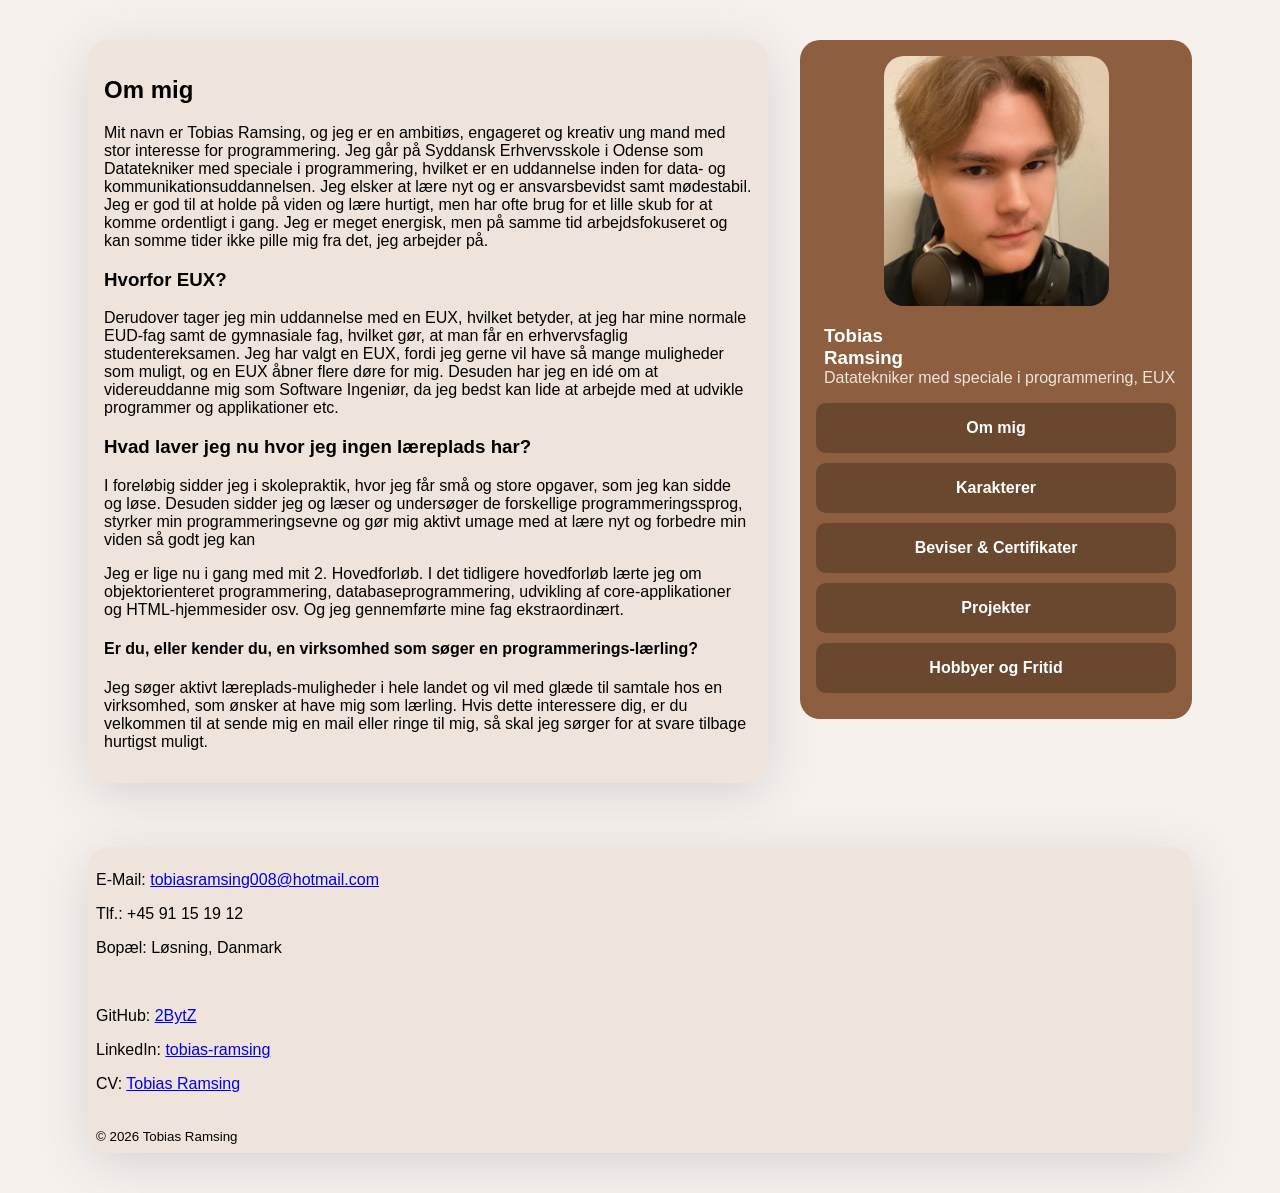
<file: about.html>
<!DOCTYPE html>

<html lang="da">
    <head>
        <title>Tobias Ramsing | CV & Portfolio</title>
        <meta charset="UTF-8">
        <meta name="description" content="Tobias Ramsing's CV og portfolio hjemmeside">
        <meta name="author" content="Tobias R.">
        <link rel="stylesheet" href="style.css">
    </head>
    <body>
        <div class="container">
            <main class="content">
                <div class="main-text-container">
                    <h2>Om mig</h2>
                    <p>Mit navn er Tobias Ramsing, og jeg er en ambitiøs, engageret og kreativ ung mand med stor interesse for programmering. Jeg går på Syddansk Erhvervsskole i Odense som Datatekniker med speciale i programmering, hvilket er en uddannelse inden for data- og kommunikationsuddannelsen. Jeg elsker at lære nyt og er ansvarsbevidst samt mødestabil. Jeg er god til at holde på viden og lære hurtigt, men har ofte brug for et lille skub for at komme ordentligt i gang. Jeg er meget energisk, men på samme tid arbejdsfokuseret og kan somme tider ikke pille mig fra det, jeg arbejder på.</p>
                    <h3>Hvorfor EUX?</h3>
                    <p>Derudover tager jeg min uddannelse med en EUX, hvilket betyder, at jeg har mine normale EUD-fag samt de gymnasiale fag, hvilket gør, at man får en erhvervsfaglig studentereksamen. Jeg har valgt en EUX, fordi jeg gerne vil have så mange muligheder som muligt, og en EUX åbner flere døre for mig. Desuden har jeg en idé om at videreuddanne mig som Software Ingeniør, da jeg bedst kan lide at arbejde med at udvikle programmer og applikationer etc.</p>
                    <h3>Hvad laver jeg nu hvor jeg ingen læreplads har?</h3>
                    <p>I foreløbig sidder jeg i skolepraktik, hvor jeg får små og store opgaver, som jeg kan sidde og løse. Desuden sidder jeg og læser og undersøger de forskellige programmeringssprog, styrker min programmeringsevne og gør mig aktivt umage med at lære nyt og forbedre min viden så godt jeg kan</p>
                    <p>Jeg er lige nu i gang med mit 2. Hovedforløb. I det tidligere hovedforløb lærte jeg om objektorienteret programmering, databaseprogrammering, udvikling af core-applikationer og HTML-hjemmesider osv. Og jeg gennemførte mine fag ekstraordinært.</p>
                    <h4>Er du, eller kender du, en virksomhed som søger en programmerings-lærling?</h4>
                    <p>Jeg søger aktivt læreplads-muligheder i hele landet og vil med glæde til samtale hos en virksomhed, som ønsker at have mig som lærling. Hvis dette interessere dig, er du velkommen til at sende mig en mail eller ringe til mig, så skal jeg sørger for at svare tilbage hurtigst muligt.</p>
                </div>
            </main>
            <aside class="sidebar">
                <section class="sidebar-top">
                    <div class="profile-image">
                        <img src="media/Navneskilt_selfie.jpg" alt="Tobias Ramsing selfie">
                    </div>
                    <div class="profile">
                        <h1>Tobias<br>Ramsing</h1>
                        <p class="subtitle">Datatekniker med speciale i programmering, EUX</p>
                    </div>
                </section>
                <section class="sidebar-nav">
                    <div class="sidenav">
                        <a href="/about.html" class="navbtn">Om mig</a>
                        <button popovertarget="dropdown" class="dropdown-btn navbtn">Karakterer
                            <i class="fa fa-caret-down"></i>
                        </button>
                        <div popover id="dropdown" class="dropdown-container">
                            <div class="dropdown-popover">
                                <a target="_blank" href="docs/Skolevejledning_1 hovedorløb eux.pdf">Hovedforløb 1.</a>
                            </div>
                        </div>
                        <a href="/certifications.html" class="navbtn">Beviser & Certifikater</a>
                        <a href="/projects.html" class="navbtn">Projekter</a>
                        <a href="/hobbies.html" class="navbtn">Hobbyer og Fritid</a>
                    </div>
                </section>
            </aside>
        </div>
    </body>
    <footer>
        <div class="footer-container">
            <main class="content">
                <p>E-Mail: <a href="mailto:tobiasramsing008@hotmail.com">tobiasramsing008@hotmail.com</a></p>
                <p>Tlf.: +45 91 15 19 12</p>
                <p>Bopæl: Løsning, Danmark</p>
                <br>
                <p>GitHub: <a href="https://github.com/2BytZ">2BytZ</a></p>
                <p>LinkedIn: <a href="www.linkedin.com/in/tobias-ramsing">tobias-ramsing</a></p>
                <p>CV: <a target="_blank" href="docs/CV - Tobias Ramsing.pdf">Tobias Ramsing</a></p>
                <br>
                <small>© 2026 Tobias Ramsing</small>
            </main>
        </div>
    </footer>
</html>
</file>
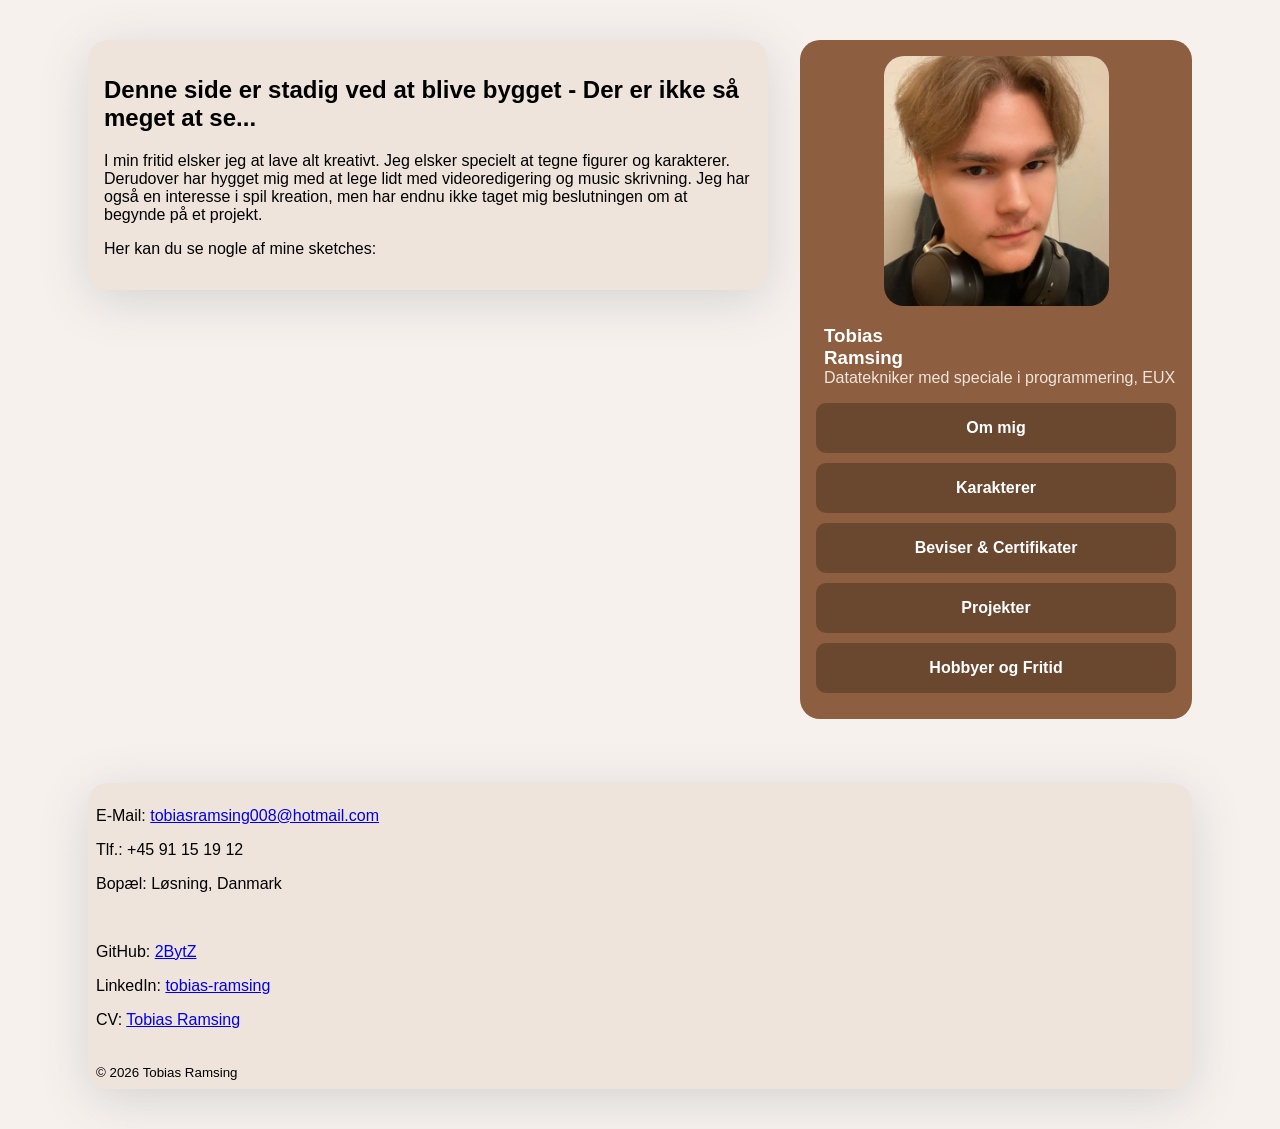
<file: hobbies.html>
<!DOCTYPE html>

<html lang="da">
    <head>
        <title>Tobias Ramsing | CV & Portfolio</title>
        <meta charset="UTF-8">
        <meta name="description" content="Tobias Ramsing's CV og portfolio hjemmeside">
        <meta name="author" content="Tobias R.">
        <link rel="stylesheet" href="style.css">
    </head>
    <body>
        <div class="container">
            <main class="content">
                <div class="main-text-container">
                    <h2>Denne side er stadig ved at blive bygget - Der er ikke så meget at se...</h2>
                    <p>I min fritid elsker jeg at lave alt kreativt. Jeg elsker specielt at tegne figurer og karakterer. Derudover har hygget mig med at lege lidt med videoredigering og music skrivning. Jeg har også en interesse i spil kreation, men har endnu ikke taget mig beslutningen om at begynde på et projekt.</p>
                    <p>Her kan du se nogle af mine sketches:</p>
                </div>
            </main>
            <aside class="sidebar">
                <section class="sidebar-top">
                    <div class="profile-image">
                        <img src="media/Navneskilt_selfie.jpg" alt="Tobias Ramsing selfie">
                    </div>
                    <div class="profile">
                        <h1>Tobias<br>Ramsing</h1>
                        <p class="subtitle">Datatekniker med speciale i programmering, EUX</p>
                    </div>
                </section>
                <section class="sidebar-nav">
                    <div class="sidenav">
                        <a href="/about.html" class="navbtn">Om mig</a>
                        <button popovertarget="dropdown" class="dropdown-btn navbtn">Karakterer
                            <i class="fa fa-caret-down"></i>
                        </button>
                        <div popover id="dropdown" class="dropdown-container">
                            <div class="dropdown-popover">
                                <a target="_blank" href="docs/Skolevejledning_1 hovedorløb eux.pdf">Hovedforløb 1.</a>
                            </div>
                        </div>
                        <a href="/certifications.html" class="navbtn">Beviser & Certifikater</a>
                        <a href="/projects.html" class="navbtn">Projekter</a>
                        <a href="/hobbies.html" class="navbtn">Hobbyer og Fritid</a>
                    </div>
                </section>
            </aside>
        </div>
    </body>
    <footer>
        <div class="footer-container">
            <main class="content">
                <p>E-Mail: <a href="mailto:tobiasramsing008@hotmail.com">tobiasramsing008@hotmail.com</a></p>
                <p>Tlf.: +45 91 15 19 12</p>
                <p>Bopæl: Løsning, Danmark</p>
                <br>
                <p>GitHub: <a href="https://github.com/2BytZ">2BytZ</a></p>
                <p>LinkedIn: <a href="www.linkedin.com/in/tobias-ramsing">tobias-ramsing</a></p>
                <p>CV: <a target="_blank" href="docs/CV - Tobias Ramsing.pdf">Tobias Ramsing</a></p>
                <br>
                <small>© 2026 Tobias Ramsing</small>
            </main>
        </div>
    </footer>
</html>
</file>
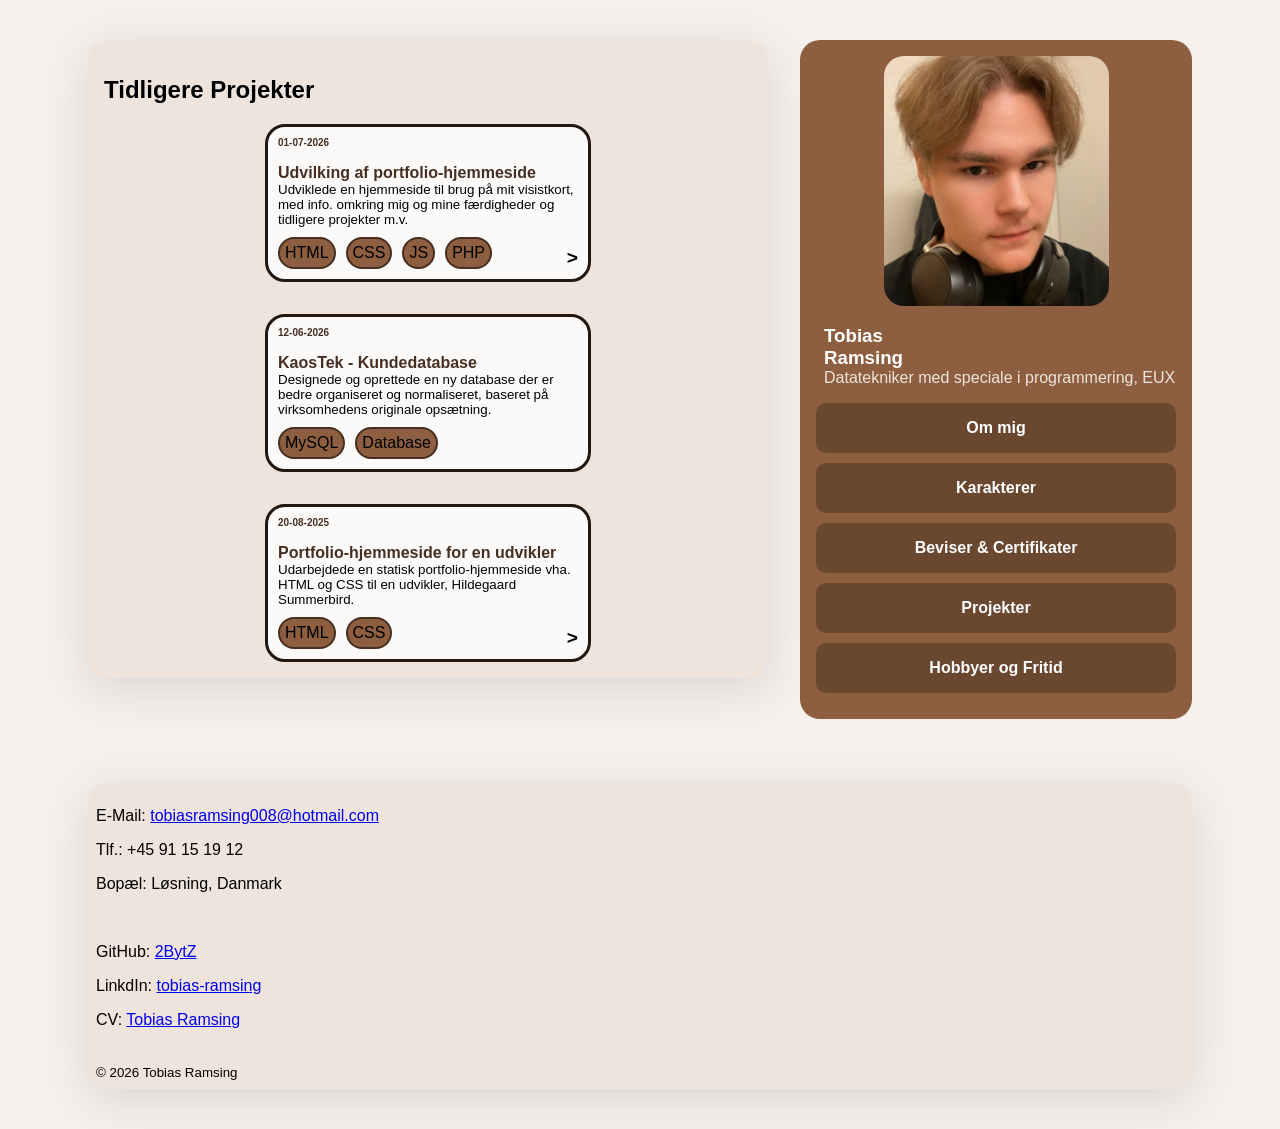
<file: projects.html>
<!DOCTYPE html>

<html lang="da">
<head>
    <title>Tobias Ramsing | CV & Portfolio</title>
    <meta charset="UTF-8">
    <meta name="description" content="Tobias Ramsing's CV og portfolio hjemmeside">
    <meta name="author" content="Tobias R.">
    <link rel="stylesheet" href="style.css">
</head>
    <body>
        <div class="container">
            <main class="content">
                <div class="main-text-container">
                    <h2>Tidligere Projekter</h2>
                    <div class="projects_container">
                        
                        <div id="portfolio" class="project clickable" onclick="redirectToGitHub('portfolio')">
                            <p class="project-date">01-07-2026</p>
                            <p>Udvilking af portfolio-hjemmeside</p>
                            <small>Udviklede en hjemmeside til brug på mit visistkort, med info. omkring mig og mine færdigheder og tidligere projekter m.v.</small>
                            <div class="teknologier">
                                <li>HTML</li>
                                <li>CSS</li>
                                <li>JS</li>
                                <li>PHP</li>
                            </div>
                            <span>></span>
                        </div>
                        <div class="project">
                            <p class="project-date">12-06-2026</p>
                            <p>KaosTek - Kundedatabase</p>
                            <small>Designede og oprettede en ny database der er bedre organiseret og normaliseret, baseret på virksomhedens originale opsætning.</small>
                            <div class="teknologier">
                                <li>MySQL</li>
                                <li>Database</li>
                            </div>
                        </div>
                        <div id="summerbird" class="project clickable" onclick="redirectToGitHub('summerbird')">
                            <p class="project-date">20-08-2025</p>
                            <p>Portfolio-hjemmeside for en udvikler</p>
                            <small>Udarbejdede en statisk portfolio-hjemmeside vha. HTML og CSS til en udvikler, Hildegaard Summerbird.</small>
                            <div class="teknologier">
                                <li>HTML</li>
                                <li>CSS</li>
                            </div>
                            <span>></span>
                        </div>
                        <script src="scripts.js"></script>
                    </div>
                </div>
            </main>
            <aside class="sidebar">
                <section class="sidebar-top">
                    <div class="profile-image">
                        <img src="media/Navneskilt_selfie.jpg" alt="Tobias Ramsing selfie">
                    </div>
                    <div class="profile">
                        <h1>Tobias<br>Ramsing</h1>
                        <p class="subtitle">Datatekniker med speciale i programmering, EUX</p>
                    </div>
                </section>
                <section class="sidebar-nav">
                    <div class="sidenav">
                        <a href="/about.html" class="navbtn">Om mig</a>
                        <button popovertarget="dropdown" class="dropdown-btn navbtn">Karakterer
                            <i class="fa fa-caret-down"></i>
                        </button>
                        <div popover id="dropdown" class="dropdown-container">
                            <div class="dropdown-popover">
                                <a href="docs/Skolevejledning_1 hovedorløb eux.pdf">Hovedforløb 1.</a>
                            </div>
                        </div>
                        <a href="/certifications.html" class="navbtn">Beviser & Certifikater</a>
                        <a href="/projects.html" class="navbtn">Projekter</a>
                        <a href="/hobbies.html" class="navbtn">Hobbyer og Fritid</a>
                    </div>
                </section>
            </aside>
        </div>
    </body>
    <footer>
        <div class="footer-container">
            <main class="content">
                <p>E-Mail: <a href="mailto:tobiasramsing008@hotmail.com">tobiasramsing008@hotmail.com</a></p>
                <p>Tlf.: +45 91 15 19 12</p>
                <p>Bopæl: Løsning, Danmark</p>
                <br>
                <p>GitHub: <a href="https://github.com/2BytZ">2BytZ</a></p>
                <p>LinkdIn: <a href="www.linkedin.com/in/tobias-ramsing">tobias-ramsing</a></p>
                <p>CV: <a target="_balnk" href="docs/CV - Tobias Ramsing.pdf">Tobias Ramsing</a></p>
                <br>
                <small>© 2026 Tobias Ramsing</small>
            </main>
        </div>
    </footer>
</html>
</file>
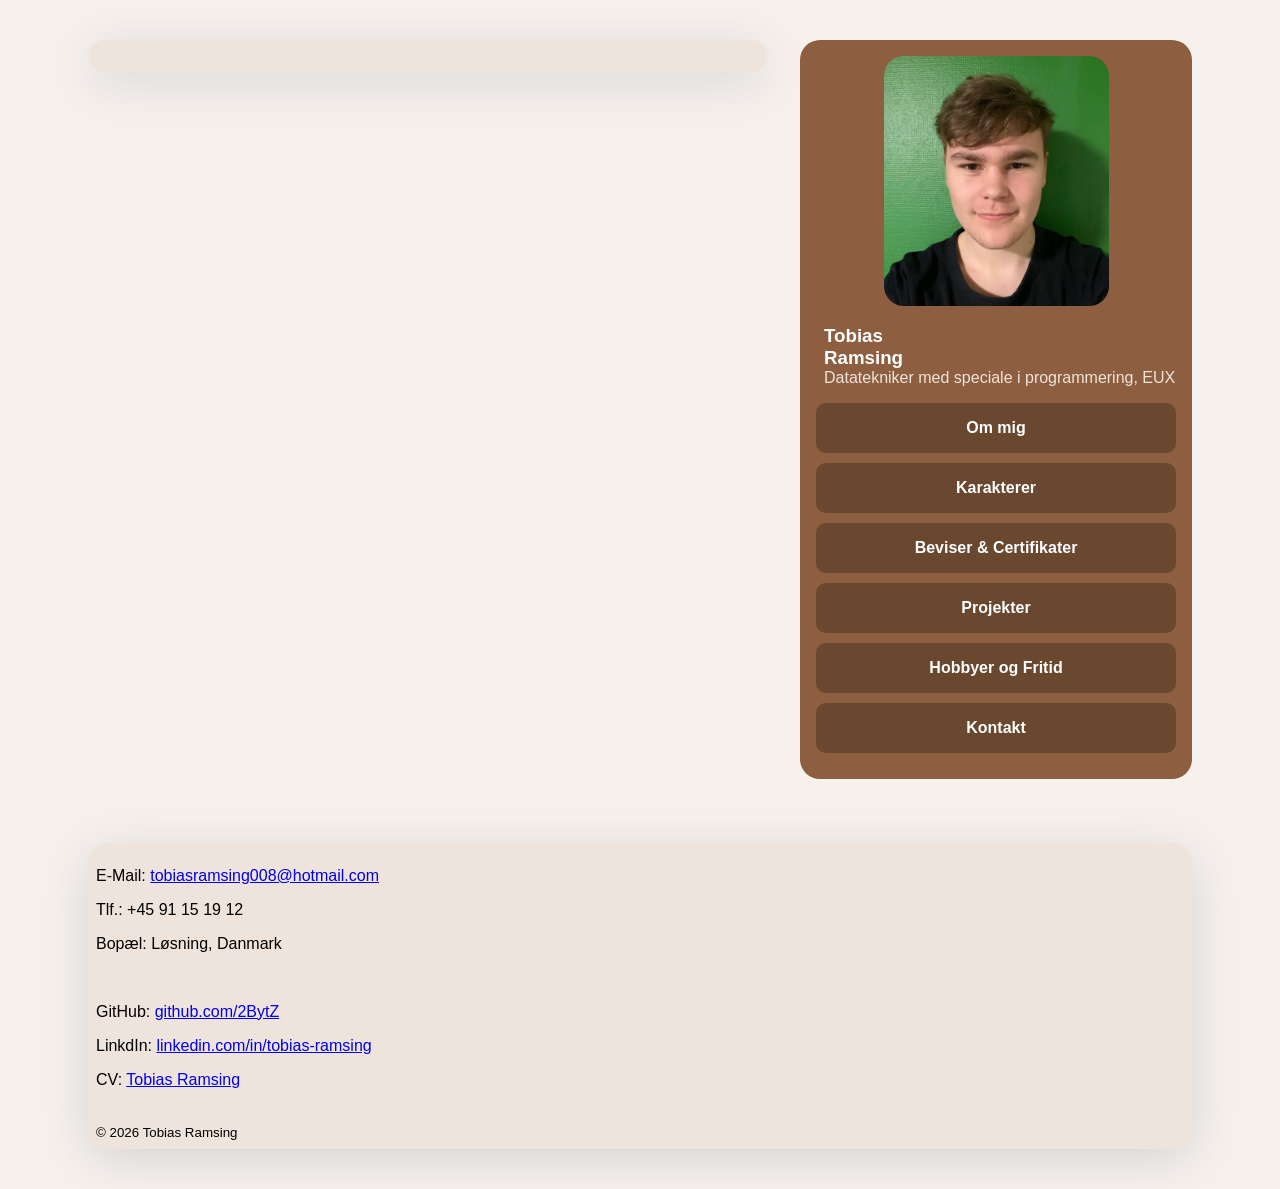
<file: welcome.html>
<!DOCTYPE html>

<html lang="da">
<head>
    <title>Tobias Ramsing | CV & Portfolio</title>
    <meta charset="UTF-8">
    <meta name="description" content="Tobias Ramsing's CV og portfolio hjemmeside">
    <meta name="author" content="Tobias R.">
    <link rel="stylesheet" href="style.css">
</head>
    <body>
        <div class="container">
            <main class="content">
                <div class="main-text-container">
                    
                </div>
            </main>
            <aside class="sidebar">
                <section class="sidebar-top">
                    <div class="profile-image">
                        <img src="media/Selfie.jpg" alt="Tobias Ramsing selfie">
                    </div>
                    <div class="profile">
                        <h1>Tobias<br>Ramsing</h1>
                        <p class="subtitle">Datatekniker med speciale i programmering, EUX</p>
                    </div>
                </section>
                <section class="sidebar-nav">
                    <div class="sidenav">
                        <a href="/about.html" class="navbtn">Om mig</a>
                        <button popovertarget="dropdown" class="dropdown-btn navbtn">Karakterer
                            <i class="fa fa-caret-down"></i>
                        </button>
                        <div popover id="dropdown" class="dropdown-container">
                            <div class="dropdown-popover">
                                <a href="/grades-h1.html">Hovedforløb 1.</a>
                            </div>
                        </div>
                        <a href="/certifications.html" class="navbtn">Beviser & Certifikater</a>
                        <a href="/projects.html" class="navbtn">Projekter</a>
                        <a href="/hobbies.html" class="navbtn">Hobbyer og Fritid</a>
                        <a href="/contact.html" class="navbtn">Kontakt</a>
                    </div>
                </section>
            </aside>
        </div>
    </body>
    <footer>
        <div class="footer-container">
            <main class="content">
                <p>E-Mail: <a href="mailto:tobiasramsing008@hotmail.com">tobiasramsing008@hotmail.com</a></p>
                <p>Tlf.: +45 91 15 19 12</p>
                <p>Bopæl: Løsning, Danmark</p>
                <br>
                <p>GitHub: <a href="https://github.com/2BytZ">github.com/2BytZ</a></p>
                <p>LinkdIn: <a href="www.linkedin.com/in/tobias-ramsing">linkedin.com/in/tobias-ramsing</a></p>
                <p>CV: <a target="_balnk" href="docs/CV - Tobias Ramsing.pdf">Tobias Ramsing</a></p>
                <br>
                <small>© 2026 Tobias Ramsing</small>
            </main>
        </div>
    </footer>
</html>
</file>
<file: style.css>
:root {
    font-family: 'Segoe UI', Tahoma, Geneva, Verdana, sans-serif;
    --color-font-primary-light: #ffffff;
    --color-font-primary-dark: #000000;
    --color-background-primary-light: #f7f1ed;
    --color-background-primary-dark: #19100b;
    --color-content-background-light: #efe4dc;
    --color-content-background-dark: #231810;
    --color-sidebar-background-primary: #8d5e3f;
    --color-sidebar-background-secondary: #6a472f;
    --color-sidebar-dropdown: #462F20;
    --coffee-bean: #7f5539ff;
    --camel: #a68a64ff;
    --almond-cream: #ede0d4ff;
    --dusty-olive: #656d4aff;
    --ebony: #414833ff;
}

/* ===== Layout ===== */
body {
    background-color: var(--color-background-primary-light);
}

.container {
    display: flex;
    gap: 2rem;
    padding: 2rem 5rem;
}

/* ===== Main Content ===== */
main {
    background-color: var(--color-content-background-light);
    border-radius: 20px;
}

.content {
    flex: 1;
    height: fit-content;
    padding: 0.5rem;
    box-shadow: 0px 10px 50px lightgrey;
}

.main-text-container {
    padding: 0.5rem;
}

.projects_container {
    display: flex;
    justify-content: center;
    flex-direction: row;
    flex-wrap: wrap;
    gap: 2rem;
}

.project-date {
    font-size: x-small;
    margin: 0;
}

.project {
    border: 3px solid var(--color-content-background-dark);
    border-radius: 20px;
    padding: 10px;
    width: 300px;
    height: fit-content;
    background-color: rgba(255, 255, 255, 0.836);
    position: relative;
    display: flex;
    flex-direction: column;
}
.clickable {
    cursor: pointer;
}


.project p {
    color: var(--color-sidebar-dropdown);
    font-weight:700;
    margin-bottom: 0;
}
.project small {
    margin-top: 0;
}

.project > span {
    position: absolute;
    bottom: 10px;
    right: 10px;
    font-weight: bold;
    font-size: 1.2rem;
}

.teknologier{
    margin-top: 10px;
    display: flex;
    flex-direction: row;
    gap: 10px;
}

.teknologier > li {
    list-style: none;
    border-radius: 20px;
    border: 2px solid var(--color-sidebar-dropdown);
    background-color: var(--color-sidebar-background-primary);
    width: fit-content;
    padding: 5px;
}

/* ===== Sidebar ===== */
aside {
    background-color: var(--color-sidebar-background-primary);
    color: var(--color-font-primary-light);
}

.sidebar {
    display: grid;
    width: 40dvh;
    height: fit-content;
    padding: 1rem;
    border-radius: 20px;
}

.sidebar-top {
    display: flex;
    flex-direction: column;
}

.profile {
    padding-left: 0.5rem;
}

.profile h1 {
    margin-bottom: 0;
}

.profile .subtitle {
    margin-top: 0;
}

.subtitle {
    color: var(--color-content-background-light);
}

/* ===== Profile Image ===== */
.profile-image {
    width: 225px;
    height: 250px;
    background-color: var(--color-background-primary-light);
    /*border: 2px dashed black;*/
    border-radius: 20px;
    text-align: center;
    align-self: center;
    justify-self: center;
    overflow: hidden;
}
.profile-image img {
    width: 100%;
    height: 100%;
    object-fit: cover;
    display: block;
}
/* ===== Navigation ===== */
.sidebar-nav .sidenav {
    display: grid;
}

.navbtn {
    text-align: center;
    padding: 1rem;
    background-color: var(--color-sidebar-background-secondary);
    color: var(--color-font-primary-light);
    text-decoration: none;
    border-radius: 10px;
    margin-bottom: 10px;
    font-weight: 600;
    border: none;
    cursor: pointer;
}

.navbtn:hover {
    background-color: var(--color-sidebar-background-secondary);
    cursor: pointer;
}

.dropdown-btn {
    anchor-name: --karakterer-btn;
    border: none;
    font-size: 16px;
    font-family: 'Segoe UI', Tahoma, Geneva, Verdana, sans-serif;
}

.dropdown-container {
    margin: 0;
    inset: auto;
    top: calc(anchor(bottom));
    /*justify-self: anchor-center;*/
    width: anchor-size(width);
    border: 0;
    border-radius: 10px;
    padding: 0;
    background-color: var(--color-background-primary-light);
    border-top-left-radius: 0;
    border-top-right-radius: 0;
    
    position: fixed;
    position-anchor: --karakterer-btn;
    left: anchor(left);
    width: anchor-size(width);
    
}

.dropdown-popover {
    display: flex;
    flex-direction: column;
    text-align: center;
    width: 100%;
}

.dropdown-popover > a {
    padding: 1rem;
    color: #000000;
    text-decoration: none;
}

.dropdown-popover > a:hover {
    background-color: var(--color-content-background-light);
    border-radius: 10px;
}

/* ===== Buttons ===== */
.navbtn {
    border: 2px solid var(--ebony);
    background-color: var(--color-sidebar-background-secondary);
    color: var(--color-font-primary-light);
    transition: transform 0.2s ease, background-color 0.2s ease;
    cursor: pointer;
    border: none;
    background-color: var(--color-sidebar-background-secondary);
    color: var(--color-font-primary-light);
}

.navbtn:hover {
    transform: translateY(-2px);
}

.to-contacts_container {
    display: flex;
    flex-direction: column;
    text-align: left;
    width: fit-content;
    min-width: 220px;
    padding: 1rem 1.2rem;
    border-radius: 16px;
    border: 2px solid var(--ebony);
    background-color: var(--color-sidebar-background-secondary);
    color: var(--color-font-primary-light);
    transition: transform 0.2s ease, background-color 0.2s ease;
}

.to-contacts_container:hover {
    transform: translateY(-2px);
    background-color: var(--color-sidebar-background-primary);
}

.button-title {
    color: var(--almond-cream);
    font-weight: 700;
}

.contact-details {
    margin-bottom: 1.5rem;
    display: grid;
    gap: 0.75rem;
}

.contact-details p {
    margin: 0;
    font-weight: 500;
    line-height: 1.6;
}

.contact-details a {
    color: var(--coffee-bean);
    text-decoration: none;
}

.contact-details a:hover {
    text-decoration: underline;
}

.contact-form {
    display: grid;
    gap: 1rem;
    margin-top: 1rem;
}

.contact-form label {
    display: flex;
    flex-direction: column;
    gap: 0.5rem;
    font-weight: 600;
    color: var(--ebony);
}

.contact-form input,
.contact-form textarea {
    width: 90%;
    padding: 0.9rem 1rem;
    border-radius: 14px;
    border: 1px solid rgba(0, 0, 0, 0.12);
    background: rgba(255, 255, 255, 0.92);
    font-family: inherit;
    font-size: 1rem;
    color: var(--color-font-primary-dark);
    resize: vertical;
    box-shadow: inset 0 0 0 1px rgba(0, 0, 0, 0.04);
}

.contact-form input:focus,
.contact-form textarea:focus {
    outline: none;
    border-color: var(--coffee-bean);
    box-shadow: 0 0 0 3px rgba(127, 85, 57, 0.15);
}

.contact-form textarea {
    min-height: 150px;
}

/* ===== Footer ===== */
.footer-container {
    padding: 2rem 5rem;
}
</file>
